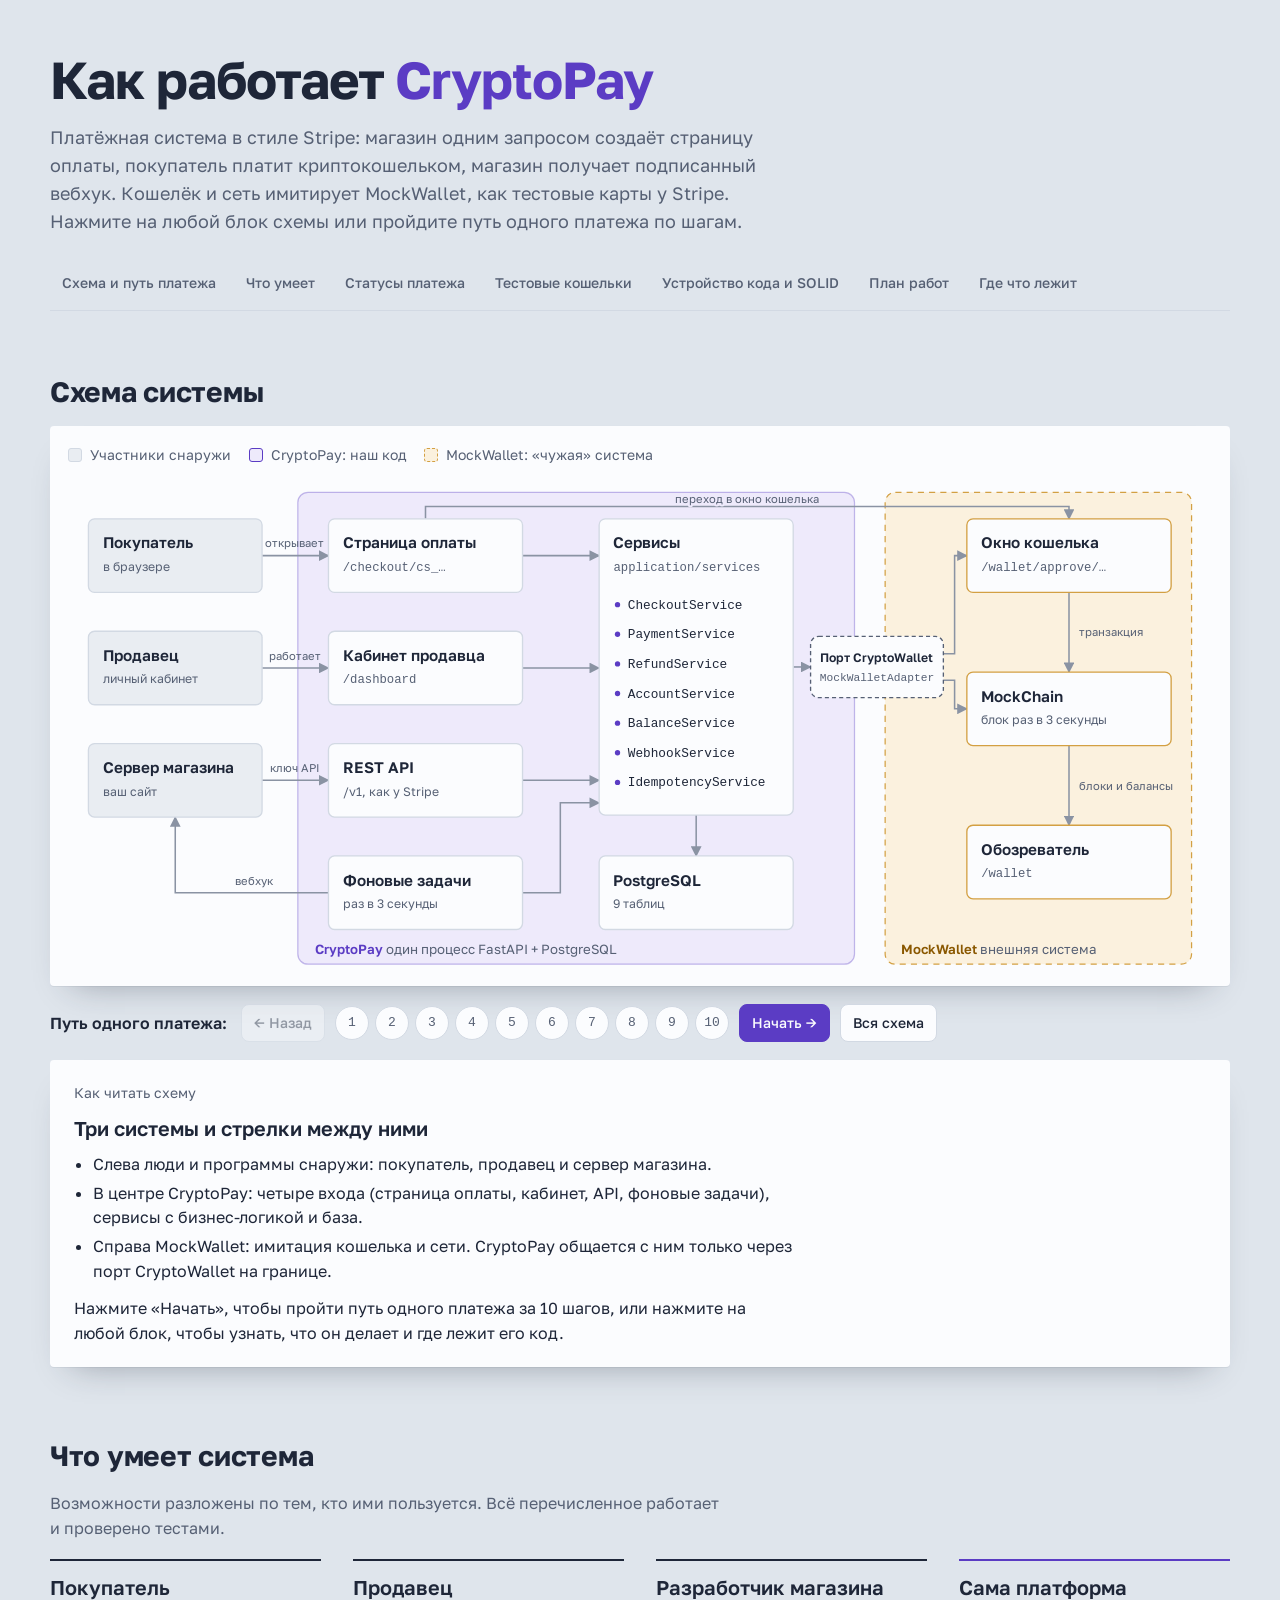
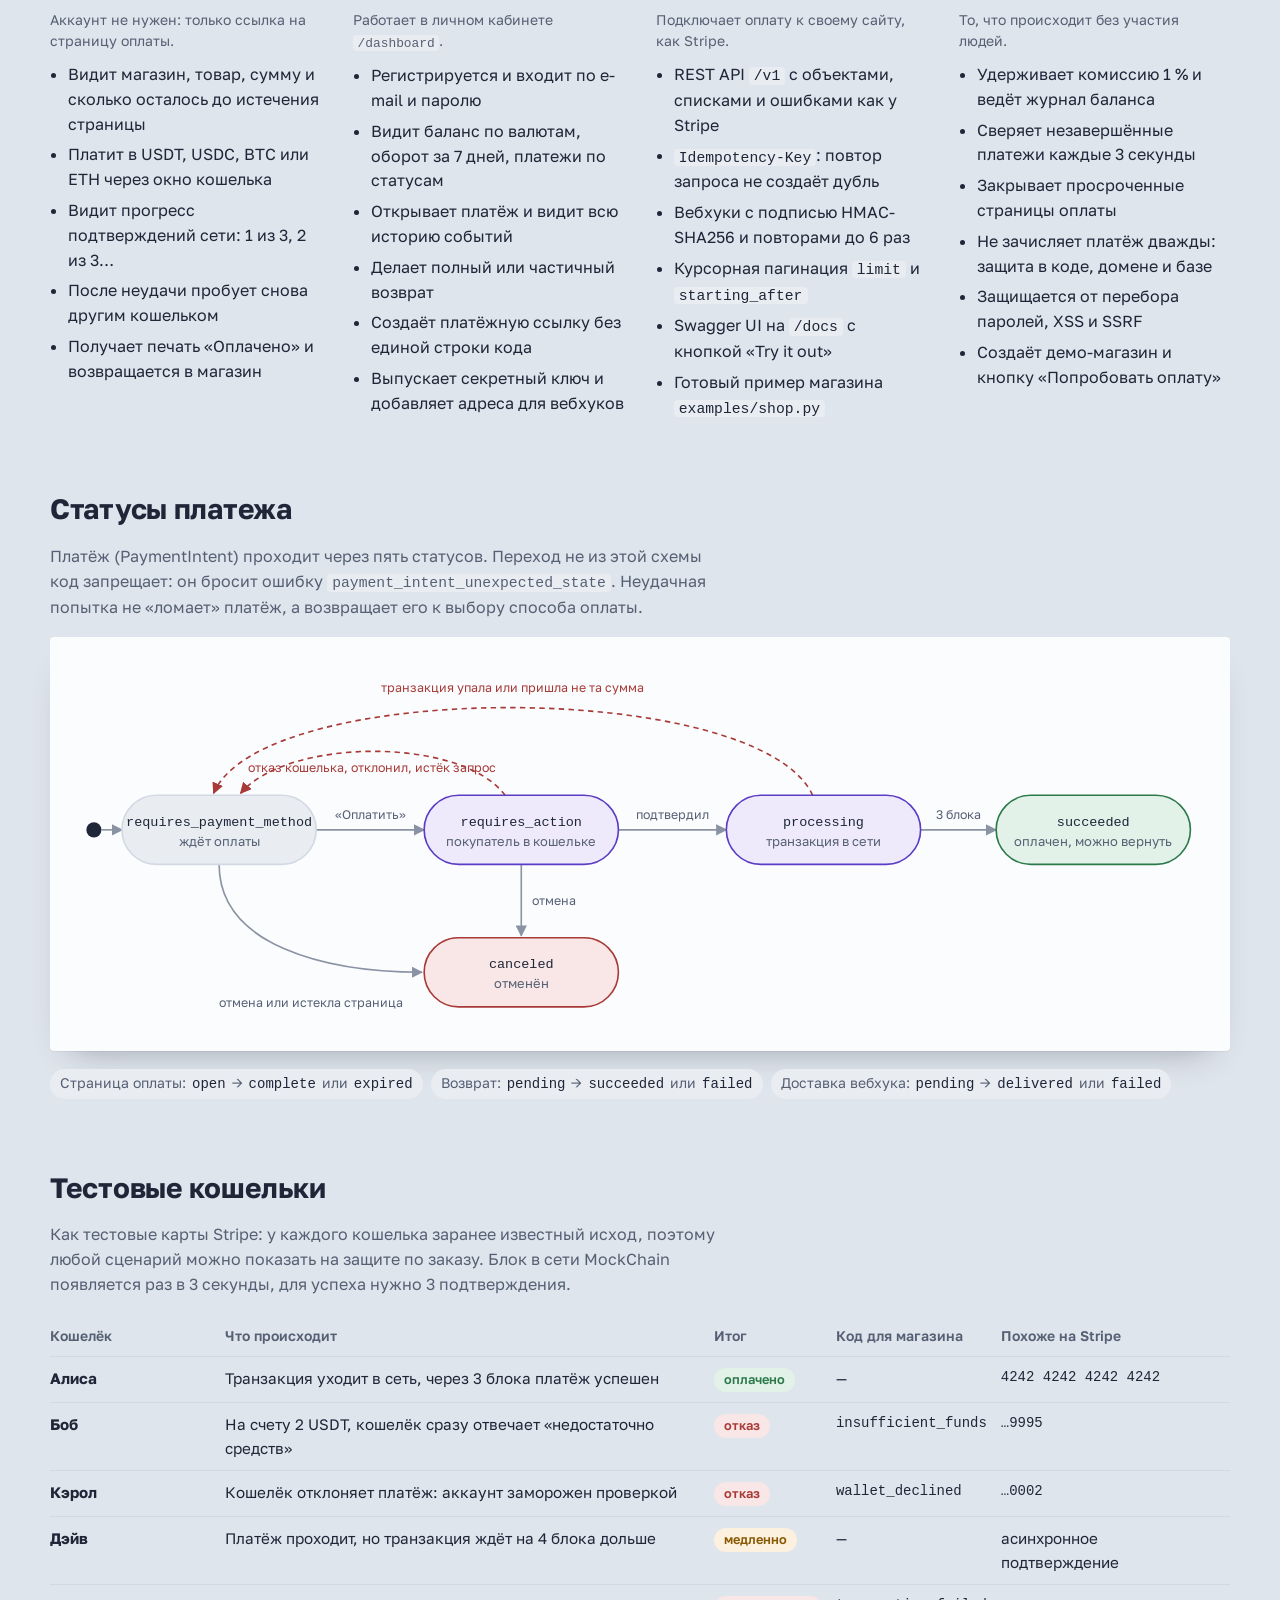
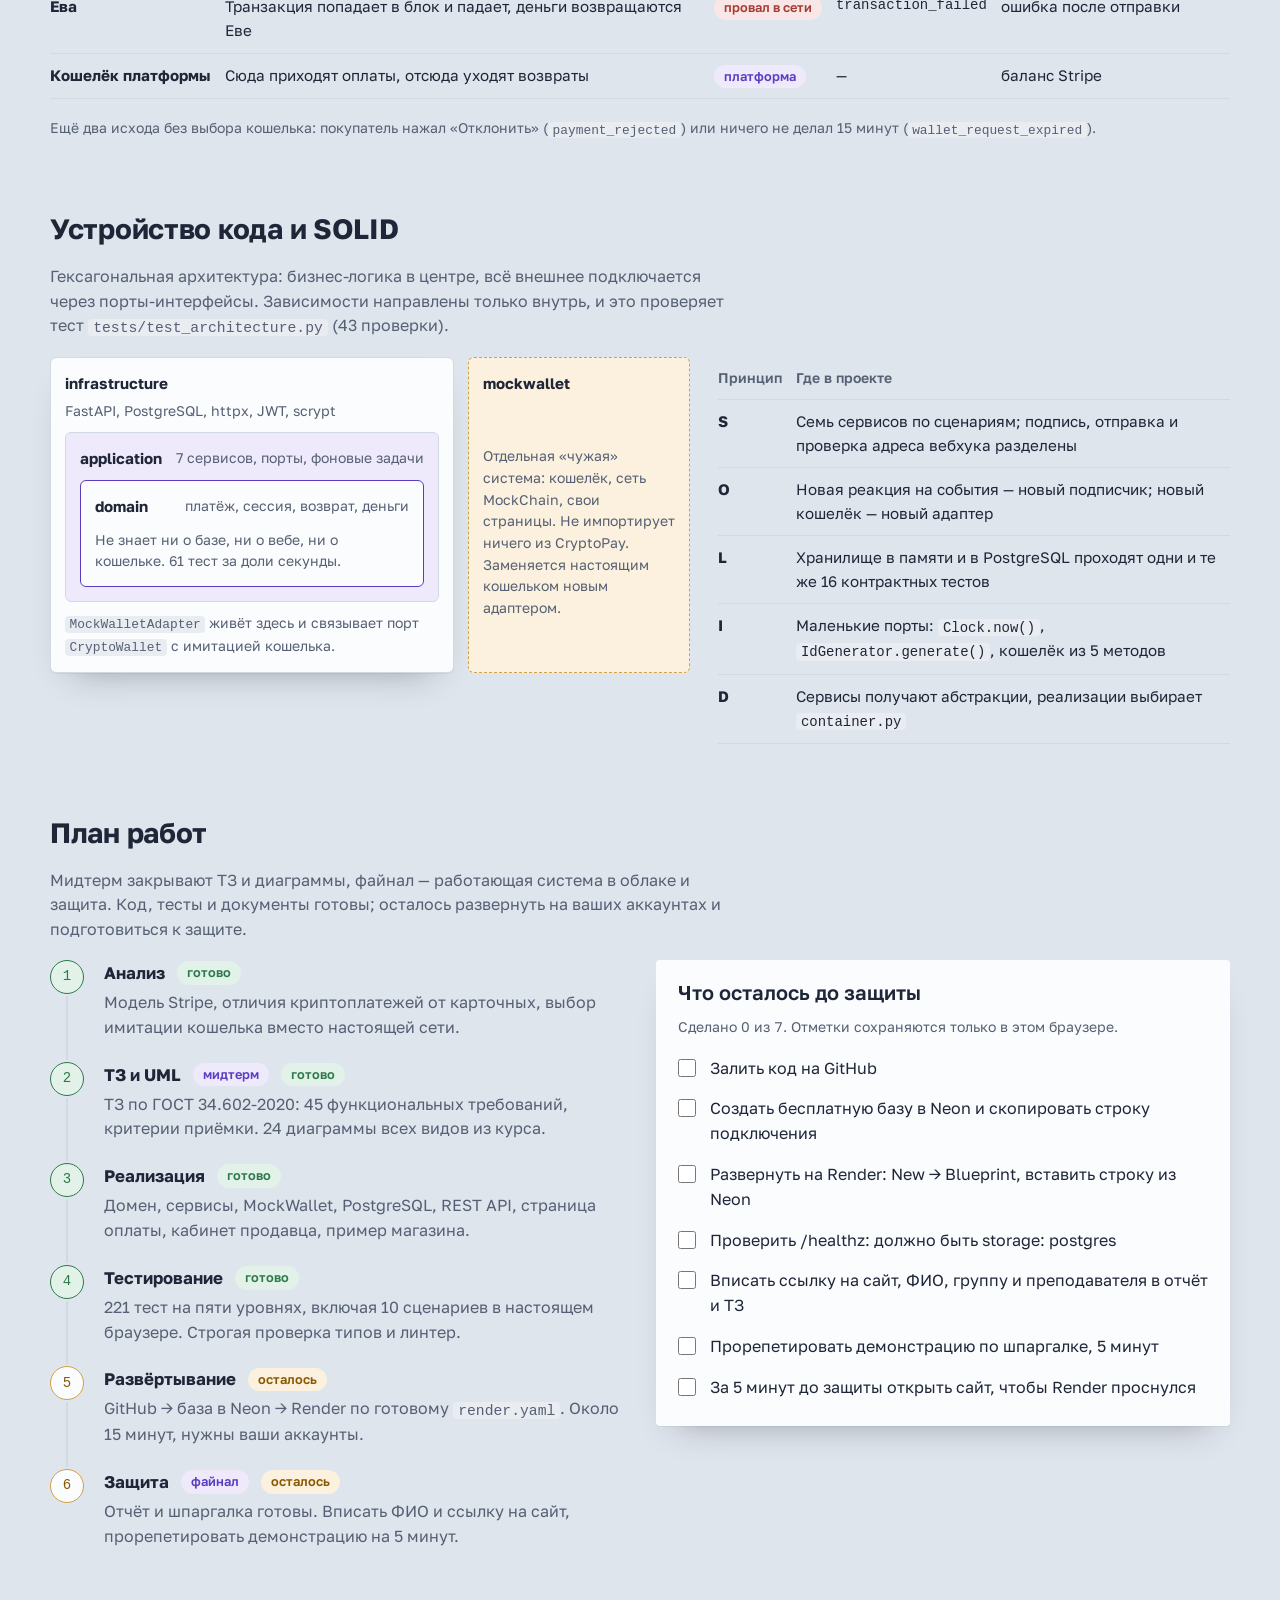
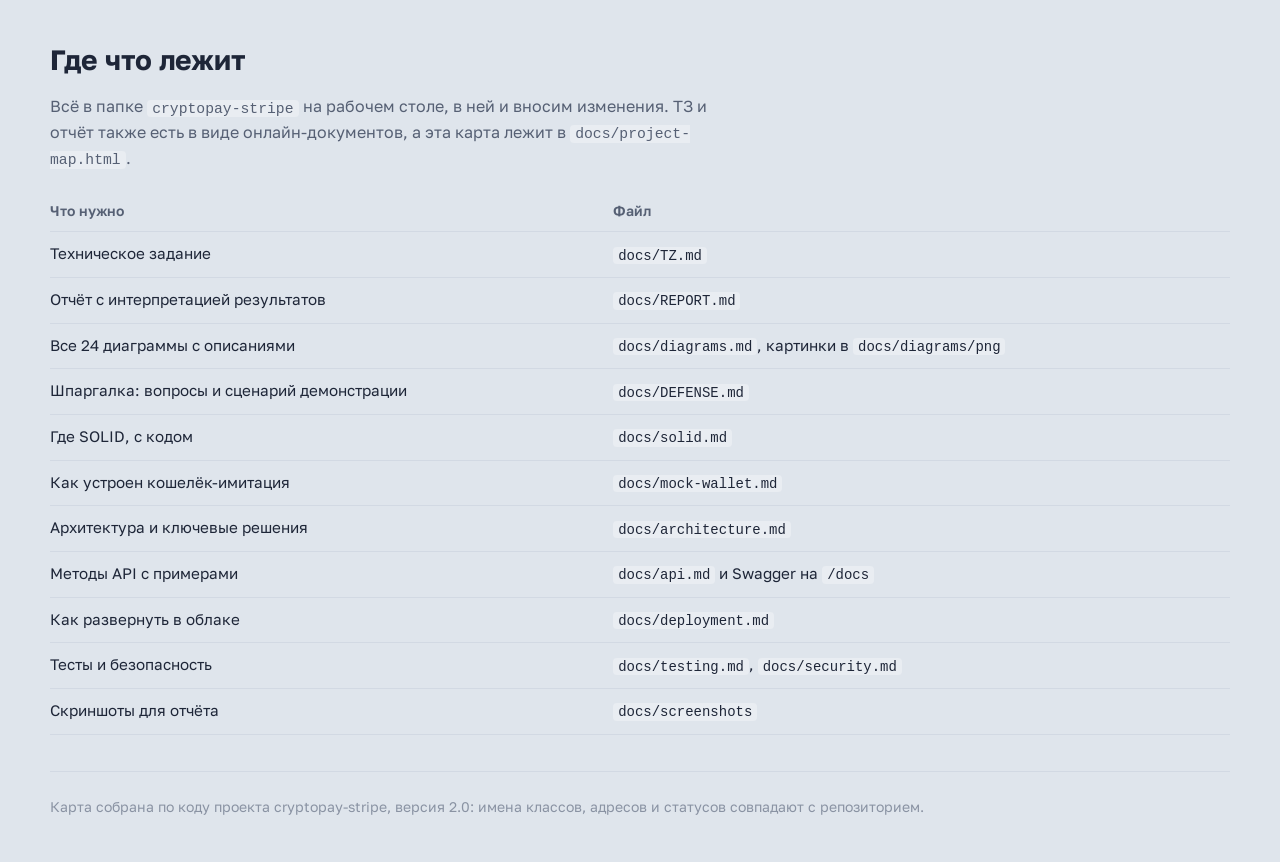
<file: docs/project-map.html>
<!doctype html>
<html lang="ru">
<head>
<meta charset="utf-8">
<meta name="viewport" content="width=device-width, initial-scale=1">
</head>
<body>
<title>Карта CryptoPay</title>
<meta name="claude:viewport-fit-sides" content="cover">
<link rel="preconnect" href="https://fonts.googleapis.com">
<link rel="preconnect" href="https://fonts.gstatic.com" crossorigin>
<link rel="stylesheet" href="https://fonts.googleapis.com/css2?family=Golos+Text:wght@400;500;600;700&family=PT+Mono&display=swap">
<style>
/* Layout: листы бумаги на столе, как в самом CryptoPay; широкая схема на всю ширину, текст в колонке около 68 знаков */
:root {
  --desk: #dfe5ec;
  --paper: #fbfcfe;
  --ink: #1e2638;
  --ink-soft: #566074;
  --ink-faint: #8a93a3;
  --rule: #d2d9e3;
  --stamp: #5b3cc4;
  --stamp-wash: #eeeafb;
  --amber: #8a5800;
  --amber-line: #d3a043;
  --amber-wash: #fbf1de;
  --brick: #a83a37;
  --brick-wash: #f8e7e6;
  --good: #2c7a4b;
  --good-wash: #e2f2e8;
  --slate-wash: #e9edf2;
  --shadow: 0 1px 0 rgb(30 38 56 / 6%), 0 18px 34px -22px rgb(30 38 56 / 42%);
  --font: 'Golos Text', system-ui, -apple-system, 'Segoe UI', sans-serif;
  --mono: 'PT Mono', ui-monospace, 'SFMono-Regular', Menlo, Consolas, monospace;
  --t-small: 0.875rem;
  --t-body: 1rem;
  --t-lead: 1.125rem;
  --t-h3: 1.25rem;
  --t-h2: 1.75rem;
  --t-display: clamp(2.25rem, 5vw, 3.25rem);
}
@media (prefers-color-scheme: dark) {
  :root:not([data-theme="light"]) {
    --desk: #121822; --paper: #1b2230; --ink: #e7ebf3; --ink-soft: #a9b2c2; --ink-faint: #768195;
    --rule: #2e3746; --stamp: #a493f2; --stamp-wash: #262141; --amber: #e6b55c; --amber-line: #b98a2e;
    --amber-wash: #2b2416; --brick: #ee8a85; --brick-wash: #3a2324; --good: #72cf98; --good-wash: #1b3326;
    --slate-wash: #232b38; --shadow: 0 1px 0 rgb(0 0 0 / 30%), 0 18px 34px -22px rgb(0 0 0 / 75%);
    color-scheme: dark;
  }
}
:root[data-theme="dark"] {
  --desk: #121822; --paper: #1b2230; --ink: #e7ebf3; --ink-soft: #a9b2c2; --ink-faint: #768195;
  --rule: #2e3746; --stamp: #a493f2; --stamp-wash: #262141; --amber: #e6b55c; --amber-line: #b98a2e;
  --amber-wash: #2b2416; --brick: #ee8a85; --brick-wash: #3a2324; --good: #72cf98; --good-wash: #1b3326;
  --slate-wash: #232b38; --shadow: 0 1px 0 rgb(0 0 0 / 30%), 0 18px 34px -22px rgb(0 0 0 / 75%);
  color-scheme: dark;
}

* { box-sizing: border-box; }
body {
  background: var(--desk);
  color: var(--ink);
  font-family: var(--font);
  font-size: var(--t-body);
  line-height: 1.55;
  padding-left: max(16px, env(safe-area-inset-left, 0px));
  padding-right: max(16px, env(safe-area-inset-right, 0px));
  padding-block: 0 64px;
}
body::before {
  content: ""; position: fixed; inset: 0 0 auto; height: env(safe-area-inset-top, 0px); z-index: 10; background: var(--desk);
}
.wrap { max-width: 1180px; margin: 0 auto; }
h1, h2, h3 { text-wrap: balance; line-height: 1.2; margin: 0; }
h2 { font-size: var(--t-h2); font-weight: 700; letter-spacing: -0.01em; }
h3 { font-size: var(--t-h3); font-weight: 600; }
p { margin: 0; }
code, .mono { font-family: var(--mono); font-size: 0.92em; }
code { background: var(--slate-wash); padding: 0.05em 0.35em; border-radius: 4px; overflow-wrap: anywhere; }
a { color: var(--stamp); }
:focus-visible { outline: 2px solid var(--stamp); outline-offset: 2px; }

/* шапка и навигация */
.top { padding-block: 40px 20px; display: grid; gap: 14px; }
.top h1 { font-size: var(--t-display); font-weight: 700; letter-spacing: -0.02em; }
.top h1 span { color: var(--stamp); }
.lead { font-size: var(--t-lead); color: var(--ink-soft); max-width: 68ch; }
nav.toc {
  position: sticky; top: env(safe-area-inset-top, 0px); z-index: 5;
  background: var(--desk); border-bottom: 1px solid var(--rule);
  margin-bottom: 28px;
}
nav.toc ul { list-style: none; margin: 0; padding: 10px 0; display: flex; gap: 6px; overflow-x: auto; scrollbar-width: thin; }
nav.toc a {
  display: block; white-space: nowrap; text-decoration: none; color: var(--ink-soft);
  font-size: var(--t-small); font-weight: 500; padding: 6px 12px; border-radius: 999px;
}
nav.toc a:hover { color: var(--ink); background: var(--slate-wash); }

section { padding-block: 36px; display: grid; gap: 18px; scroll-margin-top: 64px; }
section > * { min-width: 0; }
section > .intro { max-width: 68ch; color: var(--ink-soft); }
.map-sheet > *, .states-sheet > * { min-width: 0; }

/* схема */
.sheet { background: var(--paper); border-radius: 4px; box-shadow: var(--shadow); }
.map-sheet { padding: 18px 18px 8px; display: grid; gap: 12px; }
.legend { display: flex; flex-wrap: wrap; gap: 8px 18px; font-size: var(--t-small); color: var(--ink-soft); }
.legend span { display: inline-flex; align-items: center; gap: 8px; }
.sw { width: 14px; height: 14px; border-radius: 3px; border: 1.5px solid; display: inline-block; }
.sw.actor { background: var(--slate-wash); border-color: var(--rule); }
.sw.cp { background: var(--stamp-wash); border-color: var(--stamp); }
.sw.wallet { background: var(--amber-wash); border-color: var(--amber-line); border-style: dashed; }
.diagram-scroll { overflow-x: auto; -webkit-overflow-scrolling: touch; }
#map-svg { display: block; width: 100%; min-width: 780px; height: auto; font-family: var(--font); }

.bound-cp { fill: var(--stamp-wash); stroke: var(--stamp); stroke-opacity: 0.35; stroke-width: 1.2; }
.bound-w { fill: var(--amber-wash); stroke: var(--amber-line); stroke-width: 1.2; stroke-dasharray: 6 5; }
.bound-label { font-size: 13px; font-weight: 600; }
.bound-label.cp { fill: var(--stamp); }
.bound-label.w { fill: var(--amber); }
.bound-label tspan.soft { font-weight: 400; fill: var(--ink-soft); }

.edge path { fill: none; stroke: var(--ink-faint); stroke-width: 1.5; marker-end: url(#arrow); transition: opacity .25s, stroke .25s; }
.edge.on path { stroke: var(--stamp); stroke-width: 2.4; marker-end: url(#arrow-on); stroke-dasharray: 7 5; animation: flow 0.9s linear infinite; }
.edge-label { font-size: 11px; fill: var(--ink-soft); transition: opacity .25s; }
.edge-label.halo { paint-order: stroke; stroke: var(--stamp-wash); stroke-width: 4px; stroke-linejoin: round; }
@keyframes flow { to { stroke-dashoffset: -24; } }
#arrow path { fill: var(--ink-faint); }
#arrow-on path { fill: var(--stamp); }

.node { cursor: pointer; transition: opacity .25s; }
.node rect { fill: var(--paper); stroke: var(--rule); stroke-width: 1.3; transition: stroke .2s, stroke-width .2s; }
.node.actor rect { fill: var(--slate-wash); }
.node.wallet rect { stroke: var(--amber-line); }
.node.port rect { stroke: var(--ink-soft); stroke-dasharray: 4 3; }
.node:hover rect { stroke: var(--stamp); }
.node.wallet:hover rect { stroke: var(--amber); }
.node:focus { outline: none; }
.node:focus-visible rect { stroke: var(--stamp); stroke-width: 3; }
.node.on rect { stroke: var(--stamp); stroke-width: 2.6; }
.node.wallet.on rect { stroke: var(--amber); }
.n-title { font-size: 15px; font-weight: 600; fill: var(--ink); }
.n-sub { font-size: 12px; fill: var(--ink-soft); }
.n-mono { font-family: var(--mono); font-size: 12px; fill: var(--ink-soft); }
.n-item { font-family: var(--mono); font-size: 12.5px; fill: var(--ink); }
.n-item-bullet { fill: var(--stamp); }
.node.port .n-title { font-size: 12px; }
.node.port .n-mono { font-size: 11px; }

.diagram.dim .node:not(.on) { opacity: 0.3; }
.diagram.dim .edge:not(.on), .diagram.dim .edge-label:not(.on) { opacity: 0.15; }

/* панель под схемой */
.player { display: flex; flex-wrap: wrap; align-items: center; gap: 10px; }
.player .label { font-weight: 600; margin-right: 4px; }
.steps { display: flex; flex-wrap: wrap; gap: 6px; }
.btn {
  font: inherit; font-size: var(--t-small); font-weight: 500; cursor: pointer;
  border: 1px solid var(--rule); background: var(--paper); color: var(--ink);
  border-radius: 8px; padding: 7px 12px; min-height: 36px;
}
.btn:hover { border-color: var(--stamp); color: var(--stamp); }
.btn.brand { background: var(--stamp); border-color: var(--stamp); color: var(--paper); }
.btn.brand:hover { color: var(--paper); filter: brightness(1.08); }
.btn:disabled { opacity: 0.4; cursor: default; }
.dot {
  font: inherit; font-family: var(--mono); font-size: 13px; cursor: pointer; width: 34px; height: 34px;
  border-radius: 50%; border: 1px solid var(--rule); background: var(--paper); color: var(--ink-soft);
  font-variant-numeric: tabular-nums;
}
.dot:hover { border-color: var(--stamp); color: var(--stamp); }
.dot[aria-current="step"] { background: var(--stamp); border-color: var(--stamp); color: var(--paper); }
.panel { padding: 22px 24px; display: grid; gap: 12px; min-height: 180px; }
.panel .kind { font-size: var(--t-small); color: var(--ink-soft); }
.panel p, .panel ul { max-width: 72ch; }
.panel ul { margin: 0; padding-left: 1.2em; display: grid; gap: 4px; }
.facts { display: grid; grid-template-columns: max-content 1fr; gap: 6px 16px; margin: 0; font-size: var(--t-small); }
.facts dt { color: var(--ink-soft); }
.facts dd { margin: 0; min-width: 0; }
.chips { display: flex; flex-wrap: wrap; gap: 8px; }
.chip {
  display: inline-flex; gap: 6px; align-items: baseline; font-size: var(--t-small);
  padding: 3px 10px; border-radius: 999px; background: var(--slate-wash); color: var(--ink-soft);
}
.chip b { font-family: var(--mono); font-weight: 400; color: var(--ink); }
.chip.good { background: var(--good-wash); } .chip.good b { color: var(--good); }
.chip.warn { background: var(--amber-wash); } .chip.warn b { color: var(--amber); }
.chip.bad { background: var(--brick-wash); } .chip.bad b { color: var(--brick); }
.chip.cp { background: var(--stamp-wash); } .chip.cp b { color: var(--stamp); }

/* возможности */
.roles { display: grid; grid-template-columns: repeat(auto-fit, minmax(250px, 1fr)); gap: 28px 32px; }
.role { display: grid; gap: 10px; align-content: start; padding-top: 14px; border-top: 2px solid var(--ink); min-width: 0; }
.role.cp { border-top-color: var(--stamp); }
.role p.who { color: var(--ink-soft); font-size: var(--t-small); }
.role ul { margin: 0; padding-left: 1.1em; display: grid; gap: 6px; }

/* таблицы */
.table-scroll { overflow-x: auto; }
table { border-collapse: collapse; width: 100%; font-size: 0.95rem; }
th, td { text-align: left; padding: 10px 14px 10px 0; border-bottom: 1px solid var(--rule); vertical-align: top; }
th { font-size: var(--t-small); font-weight: 600; color: var(--ink-soft); }
td.nowrap { white-space: nowrap; }
.pill { display: inline-block; font-size: 0.8rem; font-weight: 600; padding: 2px 10px; border-radius: 999px; white-space: nowrap; }
.pill.good { background: var(--good-wash); color: var(--good); }
.pill.warn { background: var(--amber-wash); color: var(--amber); }
.pill.bad { background: var(--brick-wash); color: var(--brick); }
.pill.cp { background: var(--stamp-wash); color: var(--stamp); }
.pill.neutral { background: var(--slate-wash); color: var(--ink-soft); }

/* состояния */
.states-sheet { padding: 18px; }
#states-svg { display: block; width: 100%; min-width: 760px; height: auto; font-family: var(--font); }
.st rect { stroke-width: 1.5; }
.st.wait rect { fill: var(--slate-wash); stroke: var(--rule); }
.st.cp rect { fill: var(--stamp-wash); stroke: var(--stamp); }
.st.good rect { fill: var(--good-wash); stroke: var(--good); }
.st.bad rect { fill: var(--brick-wash); stroke: var(--brick); }
.st .code { font-family: var(--mono); font-size: 12.5px; fill: var(--ink); }
.st .ru { font-size: 12px; fill: var(--ink-soft); }
.tr { fill: none; stroke: var(--ink-faint); stroke-width: 1.5; marker-end: url(#st-arrow); }
.tr.back { stroke: var(--brick); stroke-dasharray: 5 4; marker-end: url(#st-arrow-bad); }
.tr-label { font-size: 11.5px; fill: var(--ink-soft); }
.tr-label.bad { fill: var(--brick); }
#st-arrow path { fill: var(--ink-faint); }
#st-arrow-bad path { fill: var(--brick); }
.start-dot { fill: var(--ink); }

/* слои */
.layers-grid { display: grid; grid-template-columns: minmax(0, 1.25fr) minmax(0, 1fr); gap: 28px; align-items: start; }
@media (max-width: 860px) { .layers-grid { grid-template-columns: 1fr; } }
.ring { border-radius: 6px; padding: 14px; display: grid; gap: 10px; }
.ring > .ring-head { display: flex; flex-wrap: wrap; justify-content: space-between; gap: 4px 12px; font-size: var(--t-small); }
.ring > .ring-head b { font-size: 0.95rem; }
.ring > .ring-head span { color: var(--ink-soft); }
.ring.infra { background: var(--paper); border: 1px solid var(--rule); box-shadow: var(--shadow); }
.ring.app { background: var(--stamp-wash); border: 1px solid var(--rule); }
.ring.dom { background: var(--paper); border: 1.5px solid var(--stamp); }
.ring.mock { background: var(--amber-wash); border: 1.5px dashed var(--amber-line); }
.layers-pair { display: grid; grid-template-columns: minmax(0, 1fr) minmax(0, 0.55fr); gap: 14px; align-items: stretch; }
@media (max-width: 560px) { .layers-pair { grid-template-columns: 1fr; } }
.rule-note { font-size: var(--t-small); color: var(--ink-soft); }

/* план */
.timeline { list-style: none; margin: 0; padding: 0; display: grid; gap: 0; counter-reset: phase; }
.timeline li {
  display: grid; grid-template-columns: 40px minmax(0, 1fr); gap: 14px; padding-bottom: 22px; position: relative;
}
.timeline li::before {
  counter-increment: phase; content: counter(phase);
  width: 32px; height: 32px; border-radius: 50%; display: grid; place-items: center;
  font-family: var(--mono); font-size: 14px; background: var(--good-wash); color: var(--good); border: 1.5px solid var(--good);
}
.timeline li.todo::before { background: var(--paper); color: var(--amber); border-color: var(--amber-line); }
.timeline li:not(:last-child)::after {
  content: ""; position: absolute; left: 16px; top: 36px; bottom: 2px; width: 1.5px; background: var(--rule);
}
.timeline .phase { display: grid; gap: 4px; }
.timeline .phase-head { display: flex; flex-wrap: wrap; align-items: center; gap: 8px 12px; }
.timeline .phase-head b { font-size: 1.05rem; }
.timeline .phase p { color: var(--ink-soft); max-width: 68ch; }
.plan-grid { display: grid; grid-template-columns: minmax(0, 1fr) minmax(0, 1fr); gap: 32px; align-items: start; }
@media (max-width: 860px) { .plan-grid { grid-template-columns: 1fr; } }
.todo-sheet { padding: 20px 22px; display: grid; gap: 12px; }
.todo-sheet ul { list-style: none; margin: 0; padding: 0; display: grid; gap: 4px; }
.todo-sheet label { display: grid; grid-template-columns: 22px minmax(0, 1fr); gap: 10px; align-items: start; padding: 6px 0; cursor: pointer; }
.todo-sheet input { width: 18px; height: 18px; margin: 3px 0 0; accent-color: var(--stamp); }
.todo-sheet input:checked + span { color: var(--ink-faint); text-decoration: line-through; }
.progress { font-size: var(--t-small); color: var(--ink-soft); font-variant-numeric: tabular-nums; }

footer { padding-block: 24px 0; color: var(--ink-faint); font-size: var(--t-small); border-top: 1px solid var(--rule); }

@media (prefers-reduced-motion: reduce) {
  .edge.on path { animation: none; stroke-dasharray: none; }
  .node, .edge path, .edge-label { transition: none; }
}
@media (max-width: 560px) {
  .panel { padding: 18px 16px; }
  .facts { grid-template-columns: 1fr; gap: 2px; }
  .facts dd { margin-bottom: 8px; }
}
</style>

<div class="wrap">
  <header class="top">
    <h1>Как работает <span>CryptoPay</span></h1>
    <p class="lead">Платёжная система в стиле Stripe: магазин одним запросом создаёт страницу оплаты, покупатель платит криптокошельком, магазин получает подписанный вебхук. Кошелёк и сеть имитирует MockWallet, как тестовые карты у Stripe. Нажмите на любой блок схемы или пройдите путь одного платежа по шагам.</p>
  </header>

  <nav class="toc" aria-label="Разделы">
    <ul>
      <li><a href="#map">Схема и путь платежа</a></li>
      <li><a href="#features">Что умеет</a></li>
      <li><a href="#states">Статусы платежа</a></li>
      <li><a href="#wallets">Тестовые кошельки</a></li>
      <li><a href="#layers">Устройство кода и SOLID</a></li>
      <li><a href="#plan">План работ</a></li>
      <li><a href="#files">Где что лежит</a></li>
    </ul>
  </nav>

  <section id="map" aria-labelledby="map-h">
    <h2 id="map-h">Схема системы</h2>
    <div class="sheet map-sheet">
      <div class="legend" aria-hidden="true">
        <span><i class="sw actor"></i>Участники снаружи</span>
        <span><i class="sw cp"></i>CryptoPay: наш код</span>
        <span><i class="sw wallet"></i>MockWallet: «чужая» система</span>
      </div>
      <div class="diagram-scroll">
        <svg id="map-svg" class="diagram" viewBox="0 0 1120 490" role="group" aria-label="Схема компонентов CryptoPay">
          <defs>
            <marker id="arrow" viewBox="0 0 10 10" refX="9" refY="5" markerWidth="7" markerHeight="7" orient="auto-start-reverse"><path d="M0,0 L10,5 L0,10 z"/></marker>
            <marker id="arrow-on" viewBox="0 0 10 10" refX="9" refY="5" markerWidth="7" markerHeight="7" orient="auto-start-reverse"><path d="M0,0 L10,5 L0,10 z"/></marker>
          </defs>
          <rect class="bound-cp" x="225" y="14" width="545" height="462" rx="10"/>
          <rect class="bound-w" x="800" y="14" width="300" height="462" rx="10"/>
          <text class="bound-label cp" x="242" y="466">CryptoPay <tspan class="soft">один процесс FastAPI + PostgreSQL</tspan></text>
          <text class="bound-label w" x="816" y="466">MockWallet <tspan class="soft">внешняя система</tspan></text>
          <g id="edges"></g>
          <g id="nodes"></g>
          <g id="labels"></g>
        </svg>
      </div>
    </div>

    <div class="player" aria-label="Путь платежа по шагам">
      <span class="label">Путь одного платежа:</span>
      <button class="btn" id="prev" type="button">← Назад</button>
      <div class="steps" id="dots"></div>
      <button class="btn brand" id="next" type="button">Начать →</button>
      <button class="btn" id="reset" type="button">Вся схема</button>
    </div>

    <div class="sheet panel" id="panel" aria-live="polite"></div>
  </section>

  <section id="features" aria-labelledby="features-h">
    <h2 id="features-h">Что умеет система</h2>
    <p class="intro">Возможности разложены по тем, кто ими пользуется. Всё перечисленное работает и проверено тестами.</p>
    <div class="roles">
      <div class="role">
        <h3>Покупатель</h3>
        <p class="who">Аккаунт не нужен: только ссылка на страницу оплаты.</p>
        <ul>
          <li>Видит магазин, товар, сумму и сколько осталось до истечения страницы</li>
          <li>Платит в USDT, USDC, BTC или ETH через окно кошелька</li>
          <li>Видит прогресс подтверждений сети: 1 из 3, 2 из 3…</li>
          <li>После неудачи пробует снова другим кошельком</li>
          <li>Получает печать «Оплачено» и возвращается в магазин</li>
        </ul>
      </div>
      <div class="role">
        <h3>Продавец</h3>
        <p class="who">Работает в личном кабинете <code>/dashboard</code>.</p>
        <ul>
          <li>Регистрируется и входит по e-mail и паролю</li>
          <li>Видит баланс по валютам, оборот за 7 дней, платежи по статусам</li>
          <li>Открывает платёж и видит всю историю событий</li>
          <li>Делает полный или частичный возврат</li>
          <li>Создаёт платёжную ссылку без единой строки кода</li>
          <li>Выпускает секретный ключ и добавляет адреса для вебхуков</li>
        </ul>
      </div>
      <div class="role">
        <h3>Разработчик магазина</h3>
        <p class="who">Подключает оплату к своему сайту, как Stripe.</p>
        <ul>
          <li>REST API <code>/v1</code> с объектами, списками и ошибками как у Stripe</li>
          <li><code>Idempotency-Key</code>: повтор запроса не создаёт дубль</li>
          <li>Вебхуки с подписью HMAC-SHA256 и повторами до 6 раз</li>
          <li>Курсорная пагинация <code>limit</code> и <code>starting_after</code></li>
          <li>Swagger UI на <code>/docs</code> с кнопкой «Try it out»</li>
          <li>Готовый пример магазина <code>examples/shop.py</code></li>
        </ul>
      </div>
      <div class="role cp">
        <h3>Сама платформа</h3>
        <p class="who">То, что происходит без участия людей.</p>
        <ul>
          <li>Удерживает комиссию 1 % и ведёт журнал баланса</li>
          <li>Сверяет незавершённые платежи каждые 3 секунды</li>
          <li>Закрывает просроченные страницы оплаты</li>
          <li>Не зачисляет платёж дважды: защита в коде, домене и базе</li>
          <li>Защищается от перебора паролей, XSS и SSRF</li>
          <li>Создаёт демо-магазин и кнопку «Попробовать оплату»</li>
        </ul>
      </div>
    </div>
  </section>

  <section id="states" aria-labelledby="states-h">
    <h2 id="states-h">Статусы платежа</h2>
    <p class="intro">Платёж (PaymentIntent) проходит через пять статусов. Переход не из этой схемы код запрещает: он бросит ошибку <code>payment_intent_unexpected_state</code>. Неудачная попытка не «ломает» платёж, а возвращает его к выбору способа оплаты.</p>
    <div class="sheet states-sheet">
      <div class="diagram-scroll">
        <svg id="states-svg" viewBox="0 0 1060 350" role="img" aria-label="Диаграмма состояний платежа: requires_payment_method, requires_action, processing, succeeded, canceled">
          <defs>
            <marker id="st-arrow" viewBox="0 0 10 10" refX="9" refY="5" markerWidth="7" markerHeight="7" orient="auto-start-reverse"><path d="M0,0 L10,5 L0,10 z"/></marker>
            <marker id="st-arrow-bad" viewBox="0 0 10 10" refX="9" refY="5" markerWidth="7" markerHeight="7" orient="auto-start-reverse"><path d="M0,0 L10,5 L0,10 z"/></marker>
          </defs>
          <circle class="start-dot" cx="24" cy="162" r="7"/>
          <path class="tr" d="M31 162 H50"/>
          <path class="tr" d="M230 162 H330"/>
          <text class="tr-label" x="280" y="152" text-anchor="middle">«Оплатить»</text>
          <path class="tr" d="M510 162 H610"/>
          <text class="tr-label" x="560" y="152" text-anchor="middle">подтвердил</text>
          <path class="tr" d="M790 162 H860"/>
          <text class="tr-label" x="825" y="152" text-anchor="middle">3 блока</text>
          <path class="tr back" d="M405 130 C 365 76, 205 76, 160 128"/>
          <text class="tr-label bad" x="282" y="108" text-anchor="middle">отказ кошелька, отклонил, истёк запрос</text>
          <path class="tr back" d="M690 130 C 640 22, 180 22, 135 128"/>
          <text class="tr-label bad" x="412" y="34" text-anchor="middle">транзакция упала или пришла не та сумма</text>
          <path class="tr" d="M140 194 C 140 270, 240 294, 328 294"/>
          <text class="tr-label" x="225" y="326" text-anchor="middle">отмена или истекла страница</text>
          <path class="tr" d="M420 194 V260"/>
          <text class="tr-label" x="430" y="232">отмена</text>
          <g class="st wait"><rect x="50" y="130" width="180" height="64" rx="32"/><text class="code" x="140" y="158" text-anchor="middle">requires_payment_method</text><text class="ru" x="140" y="177" text-anchor="middle">ждёт оплаты</text></g>
          <g class="st cp"><rect x="330" y="130" width="180" height="64" rx="32"/><text class="code" x="420" y="158" text-anchor="middle">requires_action</text><text class="ru" x="420" y="177" text-anchor="middle">покупатель в кошельке</text></g>
          <g class="st cp"><rect x="610" y="130" width="180" height="64" rx="32"/><text class="code" x="700" y="158" text-anchor="middle">processing</text><text class="ru" x="700" y="177" text-anchor="middle">транзакция в сети</text></g>
          <g class="st good"><rect x="860" y="130" width="180" height="64" rx="32"/><text class="code" x="950" y="158" text-anchor="middle">succeeded</text><text class="ru" x="950" y="177" text-anchor="middle">оплачен, можно вернуть</text></g>
          <g class="st bad"><rect x="330" y="262" width="180" height="64" rx="32"/><text class="code" x="420" y="290" text-anchor="middle">canceled</text><text class="ru" x="420" y="309" text-anchor="middle">отменён</text></g>
        </svg>
      </div>
    </div>
    <div class="chips" aria-label="Статусы других объектов">
      <span class="chip">Страница оплаты: <b>open</b> → <b>complete</b> или <b>expired</b></span>
      <span class="chip">Возврат: <b>pending</b> → <b>succeeded</b> или <b>failed</b></span>
      <span class="chip">Доставка вебхука: <b>pending</b> → <b>delivered</b> или <b>failed</b></span>
    </div>
  </section>

  <section id="wallets" aria-labelledby="wallets-h">
    <h2 id="wallets-h">Тестовые кошельки</h2>
    <p class="intro">Как тестовые карты Stripe: у каждого кошелька заранее известный исход, поэтому любой сценарий можно показать на защите по заказу. Блок в сети MockChain появляется раз в 3 секунды, для успеха нужно 3 подтверждения.</p>
    <div class="table-scroll">
      <table>
        <thead><tr><th>Кошелёк</th><th>Что происходит</th><th>Итог</th><th>Код для магазина</th><th>Похоже на Stripe</th></tr></thead>
        <tbody>
          <tr><td class="nowrap"><b>Алиса</b></td><td>Транзакция уходит в сеть, через 3 блока платёж успешен</td><td><span class="pill good">оплачено</span></td><td>—</td><td class="nowrap mono">4242 4242 4242 4242</td></tr>
          <tr><td class="nowrap"><b>Боб</b></td><td>На счету 2 USDT, кошелёк сразу отвечает «недостаточно средств»</td><td><span class="pill bad">отказ</span></td><td class="mono">insufficient_funds</td><td class="nowrap mono">…9995</td></tr>
          <tr><td class="nowrap"><b>Кэрол</b></td><td>Кошелёк отклоняет платёж: аккаунт заморожен проверкой</td><td><span class="pill bad">отказ</span></td><td class="mono">wallet_declined</td><td class="nowrap mono">…0002</td></tr>
          <tr><td class="nowrap"><b>Дэйв</b></td><td>Платёж проходит, но транзакция ждёт на 4 блока дольше</td><td><span class="pill warn">медленно</span></td><td>—</td><td>асинхронное подтверждение</td></tr>
          <tr><td class="nowrap"><b>Ева</b></td><td>Транзакция попадает в блок и падает, деньги возвращаются Еве</td><td><span class="pill bad">провал в сети</span></td><td class="mono">transaction_failed</td><td>ошибка после отправки</td></tr>
          <tr><td class="nowrap"><b>Кошелёк платформы</b></td><td>Сюда приходят оплаты, отсюда уходят возвраты</td><td><span class="pill cp">платформа</span></td><td>—</td><td>баланс Stripe</td></tr>
        </tbody>
      </table>
    </div>
    <p class="rule-note">Ещё два исхода без выбора кошелька: покупатель нажал «Отклонить» (<code>payment_rejected</code>) или ничего не делал 15 минут (<code>wallet_request_expired</code>).</p>
  </section>

  <section id="layers" aria-labelledby="layers-h">
    <h2 id="layers-h">Устройство кода и SOLID</h2>
    <p class="intro">Гексагональная архитектура: бизнес-логика в центре, всё внешнее подключается через порты-интерфейсы. Зависимости направлены только внутрь, и это проверяет тест <code>tests/test_architecture.py</code> (43 проверки).</p>
    <div class="layers-grid">
      <div class="layers-pair">
        <div class="ring infra">
          <div class="ring-head"><b>infrastructure</b><span>FastAPI, PostgreSQL, httpx, JWT, scrypt</span></div>
          <div class="ring app">
            <div class="ring-head"><b>application</b><span>7 сервисов, порты, фоновые задачи</span></div>
            <div class="ring dom">
              <div class="ring-head"><b>domain</b><span>платёж, сессия, возврат, деньги</span></div>
              <p class="rule-note">Не знает ни о базе, ни о вебе, ни о кошельке. 61 тест за доли секунды.</p>
            </div>
          </div>
          <p class="rule-note"><code>MockWalletAdapter</code> живёт здесь и связывает порт <code>CryptoWallet</code> с имитацией кошелька.</p>
        </div>
        <div class="ring mock">
          <div class="ring-head"><b>mockwallet</b></div>
          <p class="rule-note">Отдельная «чужая» система: кошелёк, сеть MockChain, свои страницы. Не импортирует ничего из CryptoPay. Заменяется настоящим кошельком новым адаптером.</p>
        </div>
      </div>
      <div class="table-scroll">
        <table>
          <thead><tr><th>Принцип</th><th>Где в проекте</th></tr></thead>
          <tbody>
            <tr><td><b>S</b></td><td>Семь сервисов по сценариям; подпись, отправка и проверка адреса вебхука разделены</td></tr>
            <tr><td><b>O</b></td><td>Новая реакция на события — новый подписчик; новый кошелёк — новый адаптер</td></tr>
            <tr><td><b>L</b></td><td>Хранилище в памяти и в PostgreSQL проходят одни и те же 16 контрактных тестов</td></tr>
            <tr><td><b>I</b></td><td>Маленькие порты: <code>Clock.now()</code>, <code>IdGenerator.generate()</code>, кошелёк из 5 методов</td></tr>
            <tr><td><b>D</b></td><td>Сервисы получают абстракции, реализации выбирает <code>container.py</code></td></tr>
          </tbody>
        </table>
      </div>
    </div>
  </section>

  <section id="plan" aria-labelledby="plan-h">
    <h2 id="plan-h">План работ</h2>
    <p class="intro">Мидтерм закрывают ТЗ и диаграммы, файнал — работающая система в облаке и защита. Код, тесты и документы готовы; осталось развернуть на ваших аккаунтах и подготовиться к защите.</p>
    <div class="plan-grid">
      <ol class="timeline">
        <li><div class="phase"><div class="phase-head"><b>Анализ</b><span class="pill good">готово</span></div><p>Модель Stripe, отличия криптоплатежей от карточных, выбор имитации кошелька вместо настоящей сети.</p></div></li>
        <li><div class="phase"><div class="phase-head"><b>ТЗ и UML</b><span class="pill cp">мидтерм</span><span class="pill good">готово</span></div><p>ТЗ по ГОСТ 34.602-2020: 45 функциональных требований, критерии приёмки. 24 диаграммы всех видов из курса.</p></div></li>
        <li><div class="phase"><div class="phase-head"><b>Реализация</b><span class="pill good">готово</span></div><p>Домен, сервисы, MockWallet, PostgreSQL, REST API, страница оплаты, кабинет продавца, пример магазина.</p></div></li>
        <li><div class="phase"><div class="phase-head"><b>Тестирование</b><span class="pill good">готово</span></div><p>221 тест на пяти уровнях, включая 10 сценариев в настоящем браузере. Строгая проверка типов и линтер.</p></div></li>
        <li class="todo"><div class="phase"><div class="phase-head"><b>Развёртывание</b><span class="pill warn">осталось</span></div><p>GitHub → база в Neon → Render по готовому <code>render.yaml</code>. Около 15 минут, нужны ваши аккаунты.</p></div></li>
        <li class="todo"><div class="phase"><div class="phase-head"><b>Защита</b><span class="pill cp">файнал</span><span class="pill warn">осталось</span></div><p>Отчёт и шпаргалка готовы. Вписать ФИО и ссылку на сайт, прорепетировать демонстрацию на 5 минут.</p></div></li>
      </ol>
      <div class="sheet todo-sheet">
        <h3>Что осталось до защиты</h3>
        <p class="progress" id="progress"></p>
        <ul id="todo"></ul>
      </div>
    </div>
  </section>

  <section id="files" aria-labelledby="files-h">
    <h2 id="files-h">Где что лежит</h2>
    <p class="intro">Всё в папке <code>cryptopay-stripe</code> на рабочем столе, в ней и вносим изменения. ТЗ и отчёт также есть в виде онлайн-документов, а эта карта лежит в <code>docs/project-map.html</code>.</p>
    <div class="table-scroll">
      <table>
        <thead><tr><th>Что нужно</th><th>Файл</th></tr></thead>
        <tbody>
          <tr><td>Техническое задание</td><td><code>docs/TZ.md</code></td></tr>
          <tr><td>Отчёт с интерпретацией результатов</td><td><code>docs/REPORT.md</code></td></tr>
          <tr><td>Все 24 диаграммы с описаниями</td><td><code>docs/diagrams.md</code>, картинки в <code>docs/diagrams/png</code></td></tr>
          <tr><td>Шпаргалка: вопросы и сценарий демонстрации</td><td><code>docs/DEFENSE.md</code></td></tr>
          <tr><td>Где SOLID, с кодом</td><td><code>docs/solid.md</code></td></tr>
          <tr><td>Как устроен кошелёк-имитация</td><td><code>docs/mock-wallet.md</code></td></tr>
          <tr><td>Архитектура и ключевые решения</td><td><code>docs/architecture.md</code></td></tr>
          <tr><td>Методы API с примерами</td><td><code>docs/api.md</code> и Swagger на <code>/docs</code></td></tr>
          <tr><td>Как развернуть в облаке</td><td><code>docs/deployment.md</code></td></tr>
          <tr><td>Тесты и безопасность</td><td><code>docs/testing.md</code>, <code>docs/security.md</code></td></tr>
          <tr><td>Скриншоты для отчёта</td><td><code>docs/screenshots</code></td></tr>
        </tbody>
      </table>
    </div>
  </section>

  <footer>Карта собрана по коду проекта cryptopay-stripe, версия 2.0: имена классов, адресов и статусов совпадают с репозиторием.</footer>
</div>

<script>
(() => {
  const NS = 'http://www.w3.org/2000/svg';
  const mk = (tag, attrs, parent, text) => {
    const e = document.createElementNS(NS, tag);
    for (const [k, v] of Object.entries(attrs || {})) e.setAttribute(k, v);
    if (text != null) e.textContent = text;
    if (parent) parent.appendChild(e);
    return e;
  };

  const NODES = [
    { id: 'buyer', kind: 'actor', x: 20, y: 40, w: 170, h: 72, title: 'Покупатель', sub: 'в браузере' },
    { id: 'seller', kind: 'actor', x: 20, y: 150, w: 170, h: 72, title: 'Продавец', sub: 'личный кабинет' },
    { id: 'shop', kind: 'actor', x: 20, y: 260, w: 170, h: 72, title: 'Сервер магазина', sub: 'ваш сайт' },
    { id: 'checkout', kind: 'cp', x: 255, y: 40, w: 190, h: 72, title: 'Страница оплаты', mono: '/checkout/cs_…' },
    { id: 'dashboard', kind: 'cp', x: 255, y: 150, w: 190, h: 72, title: 'Кабинет продавца', mono: '/dashboard' },
    { id: 'api', kind: 'cp', x: 255, y: 260, w: 190, h: 72, title: 'REST API', sub: '/v1, как у Stripe' },
    { id: 'jobs', kind: 'cp', x: 255, y: 370, w: 190, h: 72, title: 'Фоновые задачи', sub: 'раз в 3 секунды' },
    { id: 'services', kind: 'cp', x: 520, y: 40, w: 190, h: 290, title: 'Сервисы', mono: 'application/services',
      list: ['CheckoutService', 'PaymentService', 'RefundService', 'AccountService', 'BalanceService', 'WebhookService', 'IdempotencyService'] },
    { id: 'db', kind: 'cp', x: 520, y: 370, w: 190, h: 72, title: 'PostgreSQL', sub: '9 таблиц' },
    { id: 'port', kind: 'port', x: 727, y: 155, w: 130, h: 60, title: 'Порт CryptoWallet', mono: 'MockWalletAdapter' },
    { id: 'wwindow', kind: 'wallet', x: 880, y: 40, w: 200, h: 72, title: 'Окно кошелька', mono: '/wallet/approve/…' },
    { id: 'chain', kind: 'wallet', x: 880, y: 190, w: 200, h: 72, title: 'MockChain', sub: 'блок раз в 3 секунды' },
    { id: 'explorer', kind: 'wallet', x: 880, y: 340, w: 200, h: 72, title: 'Обозреватель', mono: '/wallet' },
  ];

  const EDGES = [
    { id: 'e1', from: 'buyer', to: 'checkout', d: 'M190 76 H255', label: [222, 68, 'открывает'] },
    { id: 'e2', from: 'seller', to: 'dashboard', d: 'M190 186 H255', label: [222, 178, 'работает'] },
    { id: 'e3', from: 'shop', to: 'api', d: 'M190 296 H255', label: [222, 288, 'ключ API'] },
    { id: 'e4', from: 'checkout', to: 'services', d: 'M445 76 H520' },
    { id: 'e5', from: 'dashboard', to: 'services', d: 'M445 186 H520' },
    { id: 'e6', from: 'api', to: 'services', d: 'M445 296 H520' },
    { id: 'e7', from: 'jobs', to: 'services', d: 'M445 406 H482 V318 H520' },
    { id: 'e8', from: 'services', to: 'db', d: 'M615 330 V370' },
    { id: 'e9', from: 'services', to: 'port', d: 'M710 185 H727' },
    { id: 'e10', from: 'port', to: 'wwindow', d: 'M857 172 H868 V76 H880' },
    { id: 'e11', from: 'port', to: 'chain', d: 'M857 198 H868 V226 H880' },
    { id: 'e12', from: 'checkout', to: 'wwindow', d: 'M350 40 V28 H980 V40', label: [665, 24, 'переход в окно кошелька', 'halo'] },
    { id: 'e14', from: 'wwindow', to: 'chain', d: 'M980 112 V190', label: [990, 155, 'транзакция', 'start'] },
    { id: 'e15', from: 'chain', to: 'explorer', d: 'M980 262 V340', label: [990, 305, 'блоки и балансы', 'start'] },
    { id: 'e16', from: 'jobs', to: 'shop', d: 'M255 406 H105 V332', label: [182, 398, 'вебхук'] },
  ];

  const DETAILS = {
    buyer: { kind: 'Участник', title: 'Покупатель', text: 'Тот, кто платит. Аккаунт ему не нужен: магазин присылает ссылку на страницу оплаты, покупатель подтверждает платёж в кошельке и возвращается в магазин.',
      facts: [['Видит', 'страницу оплаты и окно кошелька'], ['Может', 'оплатить, отклонить, попробовать снова другим кошельком'], ['Диаграммы', '01 варианты использования, 12 деятельность с дорожками']] },
    seller: { kind: 'Участник', title: 'Продавец', text: 'Владелец магазина. Работает в личном кабинете: смотрит платежи и баланс, делает возвраты, создаёт платёжные ссылки, выпускает ключ API и настраивает вебхуки.',
      facts: [['Вход', 'e-mail и пароль, сессия JWT на 12 часов'], ['Демо', '<code>demo@cryptopay.dev</code> / <code>demo-password</code>']] },
    shop: { kind: 'Участник', title: 'Сервер магазина', text: 'Программа продавца. Создаёт страницы оплаты через REST API секретным ключом и принимает вебхуки. Заказ считается оплаченным только после подписанного вебхука: возврату покупателя на сайт верить нельзя, его можно подделать.',
      facts: [['Пример', '<code>examples/shop.py</code>, около 180 строк без зависимостей'], ['Ключ', '<code>sk_test_…</code>, в базе хранится только его SHA-256'], ['Вебхук', 'подпись <code>cryptopay-signature: t=…,v1=…</code>']] },
    checkout: { kind: 'CryptoPay', title: 'Страница оплаты', text: 'То, что видит покупатель, как Stripe Checkout. Показывает сумму и срок, ведёт в окно кошелька, затем раз в секунду спрашивает статус и показывает подтверждения и печать «Оплачено».',
      facts: [['Адрес', '<code>/checkout/cs_…</code>'], ['Методы', '<code>GET /api/checkout/{id}</code>, <code>POST /api/checkout/{id}/pay</code>'], ['Файлы', '<code>public/checkout.html</code>, <code>assets/js/checkout.js</code>'], ['Диаграммы', '06 последовательность 1, 22 временная']] },
    dashboard: { kind: 'CryptoPay', title: 'Кабинет продавца', text: 'Интерфейс продавца. Пользуется тем же API <code>/v1</code>, что и магазины: это решение подсказала диаграмма вариантов использования.',
      facts: [['Разделы', 'Главная, Платежи, Баланс, Разработчикам, Настройки'], ['Умеет', 'возвраты, платёжные ссылки, ключи, вебхуки, журнал событий'], ['Файлы', '<code>public/dashboard.html</code>, <code>assets/js/dashboard.js</code>']] },
    api: { kind: 'CryptoPay', title: 'REST API /v1', text: 'Программный вход для магазинов в формате Stripe: объекты с полем <code>object</code>, списки с <code>has_more</code>, ошибки <code>{"error": {…}}</code>, идемпотентность через <code>Idempotency-Key</code>.',
      facts: [['Объекты', '<code>checkout/sessions</code>, <code>payment_intents</code>, <code>refunds</code>, <code>balance</code>, <code>events</code>, <code>webhook_endpoints</code>'], ['Ключ', 'Bearer или Basic: <code>-u sk_test_…:</code>'], ['Документация', 'Swagger UI на <code>/docs</code>, <code>docs/api.md</code>'], ['Код', '<code>infrastructure/http/routes_v1.py</code>']] },
    jobs: { kind: 'CryptoPay', title: 'Фоновые задачи', text: 'Работают по таймеру, даже если никто не смотрит на сайт. Все задачи можно запускать сколько угодно раз: повтор ничего не испортит.',
      facts: [['PaymentSyncJob', 'сверяет незавершённые платежи с кошельком'], ['RefundSyncJob', 'доводит возвраты до конца'], ['SessionExpiryJob', 'закрывает просроченные страницы'], ['WebhookDeliveryJob', 'отправляет вебхуки, повторы 1, 5, 15 мин, 1 и 6 ч'], ['IdempotencyCleanupJob', 'удаляет ключи старше 24 часов']] },
    services: { kind: 'CryptoPay', title: 'Сервисы', text: 'Вся бизнес-логика, по одному сервису на сценарий (принцип S). Сервисы зависят только от портов-интерфейсов: не знают ни про FastAPI, ни про PostgreSQL, ни про MockWallet (принцип D).',
      facts: [['CheckoutService', 'создаёт страницы оплаты и начинает оплату'], ['PaymentService', 'сверяет платёж с кошельком, главный алгоритм <code>sync()</code>'], ['RefundService', 'возвраты в две фазы'], ['AccountService', 'регистрация, вход, ключи'], ['BalanceService', 'баланс и сводка для кабинета'], ['WebhookService', 'адреса вебхуков'], ['IdempotencyService', 'повторы запросов']] },
    db: { kind: 'CryptoPay', title: 'PostgreSQL', text: 'Хранит всё, что должно пережить перезапуск. Ограничения в базе дублируют правила домена: даже ошибка в коде не даст записать два платежа с одной транзакцией.',
      facts: [['Таблицы', '9: продавцы, платежи, сессии, возвраты, проводки, события, адреса вебхуков, доставки, ключи идемпотентности'], ['Суммы', '<code>numeric(78,0)</code>, целые минимальные единицы'], ['Без базы', 'если <code>DATABASE_URL</code> не задан, всё работает в памяти'], ['Диаграммы', '18 ER-модель, 05 классы хранения']] },
    port: { kind: 'Граница систем', title: 'Порт CryptoWallet и адаптер', text: 'Это и есть интеграция с криптокошельком. Порт описывает пять действий словами платёжной системы, адаптер переводит их на язык MockWallet. Настоящий кошелёк подключается новым адаптером, сервисы не меняются.',
      facts: [['Методы порта', 'создать запрос на оплату, узнать его статус, отменить, посмотреть транзакцию, отправить возврат'], ['Файлы', '<code>application/ports/wallet.py</code>, <code>infrastructure/wallet/mock_wallet_adapter.py</code>'], ['Принципы', 'D и O, паттерн Adapter'], ['Диаграмма', '04 классы интеграции с кошельком']] },
    wwindow: { kind: 'MockWallet', title: 'Окно кошелька', text: 'Аналог окна MetaMask или 3-D Secure у карт. Покупатель выбирает тестовый кошелёк и видит заранее, чем закончится оплата, затем жмёт «Подтвердить» или «Отклонить».',
      facts: [['Адрес', '<code>/wallet/approve/wpr_…</code>'], ['Срок', 'запрос на оплату живёт 15 минут'], ['Кошельки', 'Алиса, Боб, Кэрол, Дэйв, Ева (таблица ниже)']] },
    chain: { kind: 'MockWallet', title: 'MockChain', text: 'Имитация блокчейна без «майнера»: высота сети вычисляется из времени. Подтверждения считаются как в Ethereum: блок с транзакцией плюс все следующие.',
      facts: [['Высота', '<code>(now − genesis) // 3 секунды</code>'], ['Подтверждения', 'текущая высота − блок транзакции + 1'], ['В тестах', 'часы подменяются, 100 блоков за микросекунду']] },
    explorer: { kind: 'MockWallet', title: 'Обозреватель', text: 'Страница сети: высота, балансы всех тестовых кошельков и последние транзакции с подтверждениями. На защите удобно держать во второй вкладке.',
      facts: [['Адрес', '<code>/wallet</code>'], ['Кнопка', '«Сбросить тестовые балансы» вернёт начальные суммы']] },
  };

  const STEPS = [
    { title: 'Магазин создаёт страницу оплаты', nodes: ['shop', 'api', 'services', 'db'], edges: ['e3', 'e6', 'e8'],
      text: 'Сервер магазина отправляет <code>POST /v1/checkout/sessions</code> с ключом <code>sk_test_…</code> и заголовком <code>Idempotency-Key</code>. В одной транзакции создаются страница оплаты и платёж. Магазин получает <code>url</code> и перенаправляет туда покупателя. Повтор запроса с тем же ключом вернёт ту же страницу.',
      state: [['Страница', 'open'], ['Платёж', 'requires_payment_method']] },
    { title: 'Покупатель открывает страницу', nodes: ['buyer', 'checkout'], edges: ['e1'],
      text: 'Покупатель видит название магазина, товар, сумму 25,00 USDT и сколько осталось до истечения страницы. Может оставить e-mail для чека.',
      state: [['Страница', 'open'], ['Платёж', 'requires_payment_method']] },
    { title: 'Нажимает «Оплатить»', nodes: ['checkout', 'services', 'port', 'wwindow', 'db'], edges: ['e4', 'e9', 'e10', 'e8'],
      text: 'CheckoutService через порт CryptoWallet просит кошелёк выставить запрос на оплату. Вызов кошелька идёт между транзакциями базы, а не внутри: так соединения с базой не простаивают, пока внешняя система думает.',
      state: [['Страница', 'open'], ['Платёж', 'requires_action', 'cp']] },
    { title: 'Подтверждает в кошельке', nodes: ['buyer', 'checkout', 'wwindow'], edges: ['e1', 'e12'],
      text: 'Страница оплаты отправляет покупателя в окно MockWallet, как карта отправляет на 3-D Secure. Покупатель выбирает Алису и жмёт «Подтвердить». Если выбрать Боба, кошелёк ответит «недостаточно средств», и платёж вернётся к выбору способа оплаты.',
      state: [['Страница', 'open'], ['Платёж', 'requires_action', 'cp']] },
    { title: 'Транзакция уходит в сеть', nodes: ['wwindow', 'chain'], edges: ['e14'],
      text: 'MockWallet сразу списывает 25 USDT у Алисы и кладёт транзакцию в ближайший блок. Деньги попадут на кошелёк платформы, когда блок появится. Новый блок появляется каждые 3 секунды.',
      state: [['Платёж', 'requires_action', 'cp'], ['Транзакция', 'в мемпуле']] },
    { title: 'CryptoPay сверяет платёж', nodes: ['checkout', 'jobs', 'services', 'port', 'chain'], edges: ['e4', 'e7', 'e9', 'e11'],
      text: '<code>PaymentService.sync()</code> вызывают и страница оплаты, чтобы покупатель видел прогресс, и фоновая задача, если вкладку закрыли. Сверка не верит кошельку на слово: проверяет сумму и валюту транзакции и сама считает подтверждения.',
      state: [['Платёж', 'processing', 'cp'], ['Подтверждения', '1 из 3 → 2 из 3']] },
    { title: 'Оплачено', nodes: ['services', 'db', 'checkout'], edges: ['e8', 'e4'],
      text: 'На третьем подтверждении в одной транзакции записывается всё сразу: платёж успешен, проводка в журнале баланса (25 − 1 % = 24,75 USDT), страница закрыта, события записаны, вебхуки поставлены в очередь. Покупатель видит печать «Оплачено».',
      state: [['Страница', 'complete', 'good'], ['Платёж', 'succeeded', 'good'], ['Баланс', '+24,75 USDT', 'good']] },
    { title: 'Магазин получает вебхук', nodes: ['jobs', 'shop'], edges: ['e16'],
      text: 'Фоновая задача отправляет событие <code>checkout.session.completed</code> с подписью HMAC-SHA256. Магазин проверяет подпись и отмечает заказ оплаченным. Если магазин недоступен, повторы будут через 1, 5, 15 минут, 1 и 6 часов.',
      state: [['Событие', 'checkout.session.completed'], ['Доставка', 'delivered', 'good']] },
    { title: 'Продавец делает возврат', nodes: ['seller', 'dashboard', 'services', 'port', 'chain', 'db'], edges: ['e2', 'e5', 'e9', 'e11', 'e8'],
      text: 'В кабинете продавец открывает платёж и возвращает 5 USDT. Сначала сумма резервируется в базе, потом кошелёк платформы отправляет перевод с <code>reference = re_…</code>. Повтор после сбоя не отправит деньги второй раз. Комиссия при возврате не возвращается, как у Stripe.',
      state: [['Возврат', 'pending → succeeded', 'good'], ['Баланс', '24,75 − 5 = 19,75 USDT']] },
    { title: 'Всё видно в обозревателе', nodes: ['chain', 'explorer'], edges: ['e15'],
      text: 'Обозреватель MockChain показывает высоту сети, балансы тестовых кошельков и обе транзакции: оплату от Алисы и возврат ей же, каждую со своими подтверждениями.',
      state: [['Транзакций', '2'], ['Подтверждений', '3 и больше', 'good']] },
  ];

  const svg = document.getElementById('map-svg');
  const gEdges = document.getElementById('edges');
  const gNodes = document.getElementById('nodes');
  const gLabels = document.getElementById('labels');
  const nodeEls = {};
  const edgeEls = {};
  const labelEls = {};

  for (const e of EDGES) {
    const g = mk('g', { class: 'edge', 'data-id': e.id }, gEdges);
    mk('path', { d: e.d }, g);
    edgeEls[e.id] = g;
    if (e.label) {
      const [x, y, t, mode] = e.label;
      const cls = 'edge-label' + (mode === 'halo' ? ' halo' : '');
      labelEls[e.id] = mk('text', { class: cls, x, y, 'text-anchor': mode === 'start' ? 'start' : 'middle' }, gLabels, t);
    }
  }

  for (const n of NODES) {
    const g = mk('g', { class: 'node ' + n.kind, 'data-id': n.id, tabindex: '0', role: 'button', 'aria-label': n.title + ': подробнее' }, gNodes);
    mk('rect', { x: n.x, y: n.y, width: n.w, height: n.h, rx: n.kind === 'port' ? 8 : 6 }, g);
    if (n.kind === 'port') {
      const cx = n.x + n.w / 2;
      mk('text', { class: 'n-title', x: cx, y: n.y + 25, 'text-anchor': 'middle' }, g, n.title);
      mk('text', { class: 'n-mono', x: cx, y: n.y + 44, 'text-anchor': 'middle' }, g, n.mono);
    } else {
      mk('text', { class: 'n-title', x: n.x + 14, y: n.y + 29 }, g, n.title);
      if (n.sub) mk('text', { class: 'n-sub', x: n.x + 14, y: n.y + 51 }, g, n.sub);
      if (n.mono) mk('text', { class: 'n-mono', x: n.x + 14, y: n.y + 51 }, g, n.mono);
      if (n.list) {
        n.list.forEach((item, i) => {
          const y = n.y + 88 + i * 29;
          mk('circle', { class: 'n-item-bullet', cx: n.x + 18, cy: y - 4, r: 2.6 }, g);
          mk('text', { class: 'n-item', x: n.x + 28, y }, g, item);
        });
      }
    }
    g.addEventListener('click', () => showNode(n.id));
    g.addEventListener('keydown', (ev) => {
      if (ev.key === 'Enter' || ev.key === ' ') { ev.preventDefault(); showNode(n.id); }
    });
    nodeEls[n.id] = g;
  }

  const panel = document.getElementById('panel');
  const dots = document.getElementById('dots');
  const prev = document.getElementById('prev');
  const next = document.getElementById('next');
  const reset = document.getElementById('reset');
  let step = -1;

  STEPS.forEach((s, i) => {
    const b = document.createElement('button');
    b.type = 'button';
    b.className = 'dot';
    b.textContent = String(i + 1);
    b.setAttribute('aria-label', 'Шаг ' + (i + 1) + ': ' + s.title);
    b.addEventListener('click', () => setStep(i));
    dots.appendChild(b);
  });

  function highlight(nodes, edges) {
    const dim = nodes.length > 0;
    svg.classList.toggle('dim', dim);
    for (const [id, el] of Object.entries(nodeEls)) el.classList.toggle('on', nodes.includes(id));
    for (const [id, el] of Object.entries(edgeEls)) el.classList.toggle('on', edges.includes(id));
    for (const [id, el] of Object.entries(labelEls)) el.classList.toggle('on', edges.includes(id));
  }

  function chips(state) {
    return '<div class="chips">' + state.map(([k, v, tone]) =>
      `<span class="chip${tone ? ' ' + tone : ''}">${k}: <b>${v}</b></span>`).join('') + '</div>';
  }

  function updateControls() {
    [...dots.children].forEach((b, i) => {
      if (i === step) b.setAttribute('aria-current', 'step'); else b.removeAttribute('aria-current');
    });
    prev.disabled = step <= 0;
    next.textContent = step < 0 ? 'Начать →' : step >= STEPS.length - 1 ? 'Сначала ↺' : 'Дальше →';
  }

  function setStep(i) {
    step = i;
    const s = STEPS[i];
    highlight(s.nodes, s.edges);
    panel.innerHTML = `<p class="kind">Шаг ${i + 1} из ${STEPS.length}</p><h3>${s.title}</h3><p>${s.text}</p>${chips(s.state)}`;
    updateControls();
  }

  function showNode(id) {
    step = -1;
    const d = DETAILS[id];
    const edges = EDGES.filter((e) => e.from === id || e.to === id);
    const nodes = [id, ...edges.map((e) => (e.from === id ? e.to : e.from))];
    highlight(nodes, edges.map((e) => e.id));
    const facts = d.facts.map(([k, v]) => `<dt>${k}</dt><dd>${v}</dd>`).join('');
    panel.innerHTML = `<p class="kind">${d.kind}</p><h3>${d.title}</h3><p>${d.text}</p><dl class="facts">${facts}</dl>`;
    updateControls();
  }

  function showIntro() {
    step = -1;
    highlight([], []);
    panel.innerHTML = `<p class="kind">Как читать схему</p><h3>Три системы и стрелки между ними</h3>
      <ul>
        <li>Слева люди и программы снаружи: покупатель, продавец и сервер магазина.</li>
        <li>В центре CryptoPay: четыре входа (страница оплаты, кабинет, API, фоновые задачи), сервисы с бизнес-логикой и база.</li>
        <li>Справа MockWallet: имитация кошелька и сети. CryptoPay общается с ним только через порт CryptoWallet на границе.</li>
      </ul>
      <p>Нажмите «Начать», чтобы пройти путь одного платежа за 10 шагов, или нажмите на любой блок, чтобы узнать, что он делает и где лежит его код.</p>`;
    updateControls();
  }

  prev.addEventListener('click', () => { if (step > 0) setStep(step - 1); });
  next.addEventListener('click', () => setStep(step >= STEPS.length - 1 ? 0 : step + 1));
  reset.addEventListener('click', showIntro);
  showIntro();

  // чек-лист: отметки хранятся только в этом браузере
  const TODO = [
    'Залить код на GitHub',
    'Создать бесплатную базу в Neon и скопировать строку подключения',
    'Развернуть на Render: New → Blueprint, вставить строку из Neon',
    'Проверить /healthz: должно быть storage: postgres',
    'Вписать ссылку на сайт, ФИО, группу и преподавателя в отчёт и ТЗ',
    'Прорепетировать демонстрацию по шпаргалке, 5 минут',
    'За 5 минут до защиты открыть сайт, чтобы Render проснулся',
  ];
  const KEY = 'cryptopay-map-todo';
  let done = [];
  try { done = JSON.parse(localStorage.getItem(KEY) || '[]'); } catch (_) { done = []; }
  const list = document.getElementById('todo');
  const progress = document.getElementById('progress');
  const renderProgress = () => {
    const n = done.filter(Boolean).length;
    progress.textContent = `Сделано ${n} из ${TODO.length}. Отметки сохраняются только в этом браузере.`;
  };
  TODO.forEach((t, i) => {
    const li = document.createElement('li');
    const label = document.createElement('label');
    const box = document.createElement('input');
    box.type = 'checkbox';
    box.id = 'todo-' + i;
    box.checked = Boolean(done[i]);
    const span = document.createElement('span');
    span.textContent = t;
    box.addEventListener('change', () => {
      done[i] = box.checked;
      try { localStorage.setItem(KEY, JSON.stringify(done)); } catch (_) { /* хранилище недоступно */ }
      renderProgress();
    });
    label.append(box, span);
    li.appendChild(label);
    list.appendChild(li);
  });
  renderProgress();
})();
</script>

</body>
</html>
</file>
